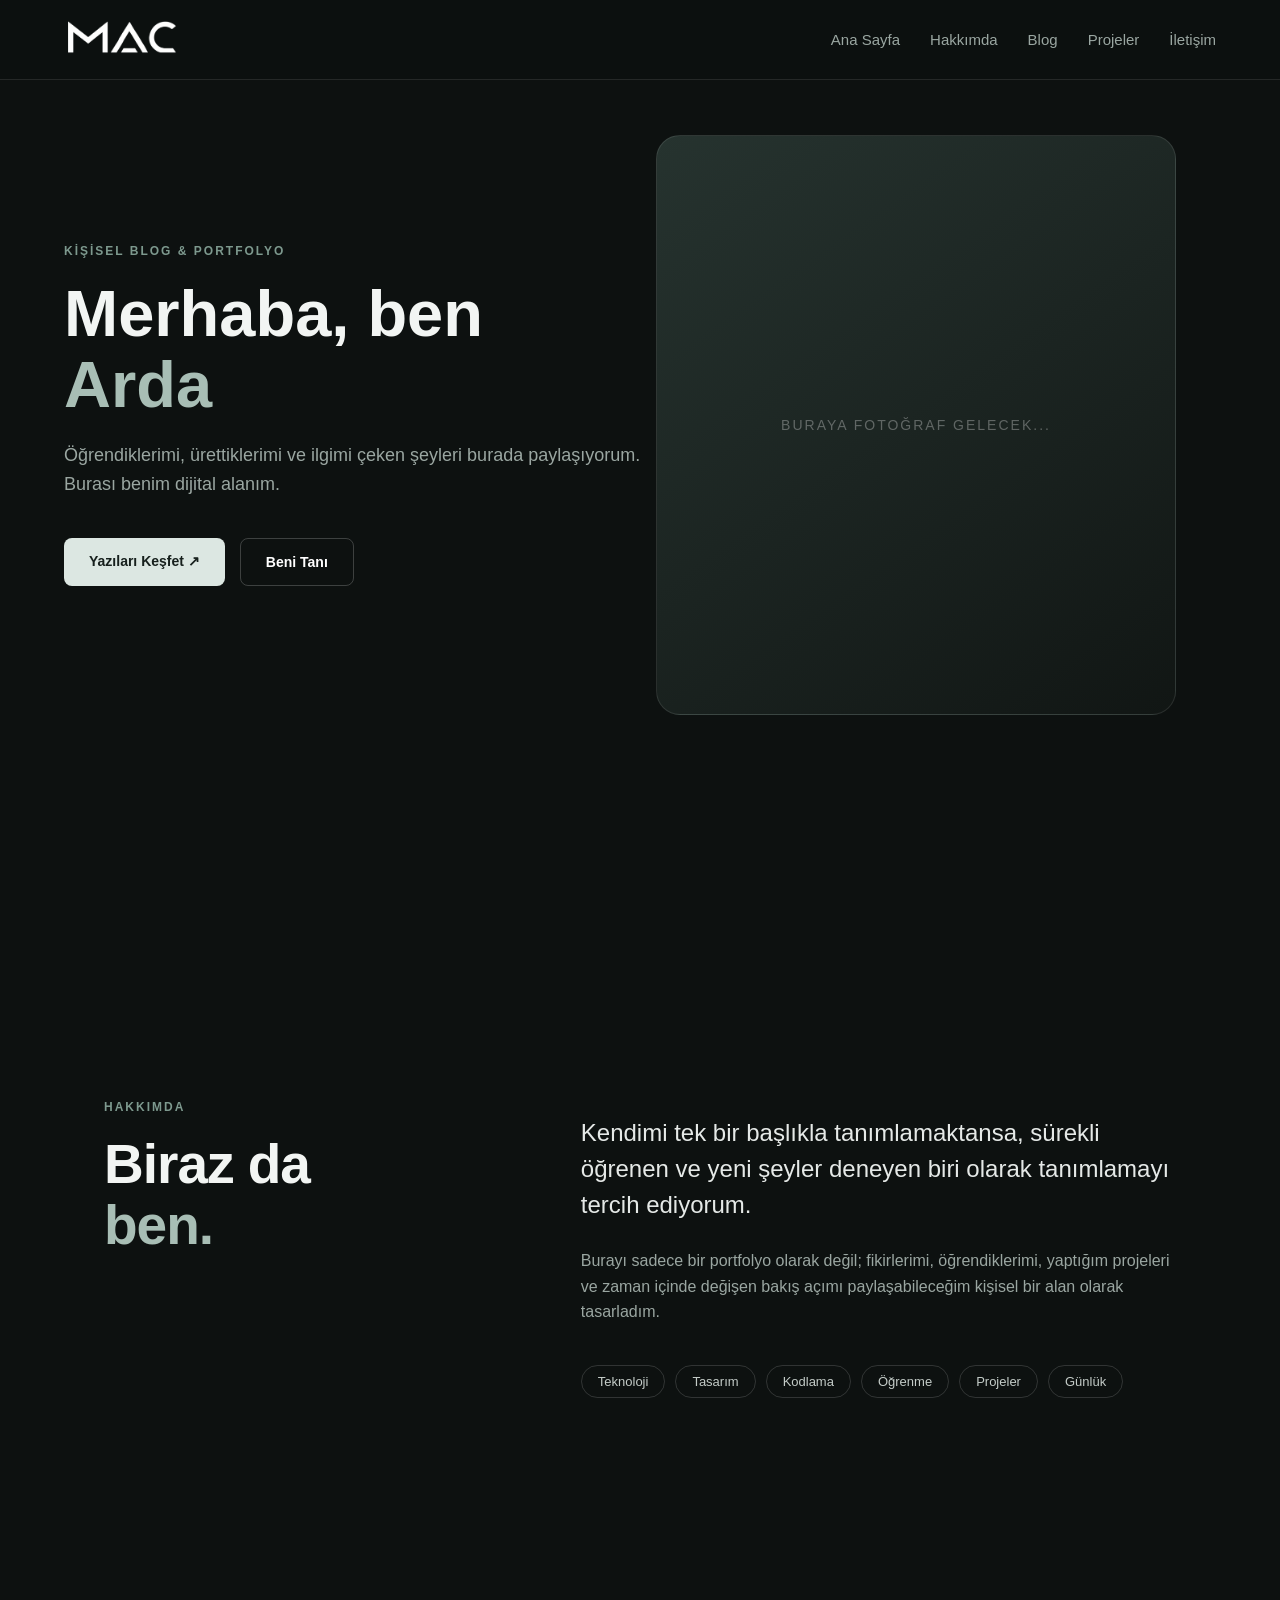
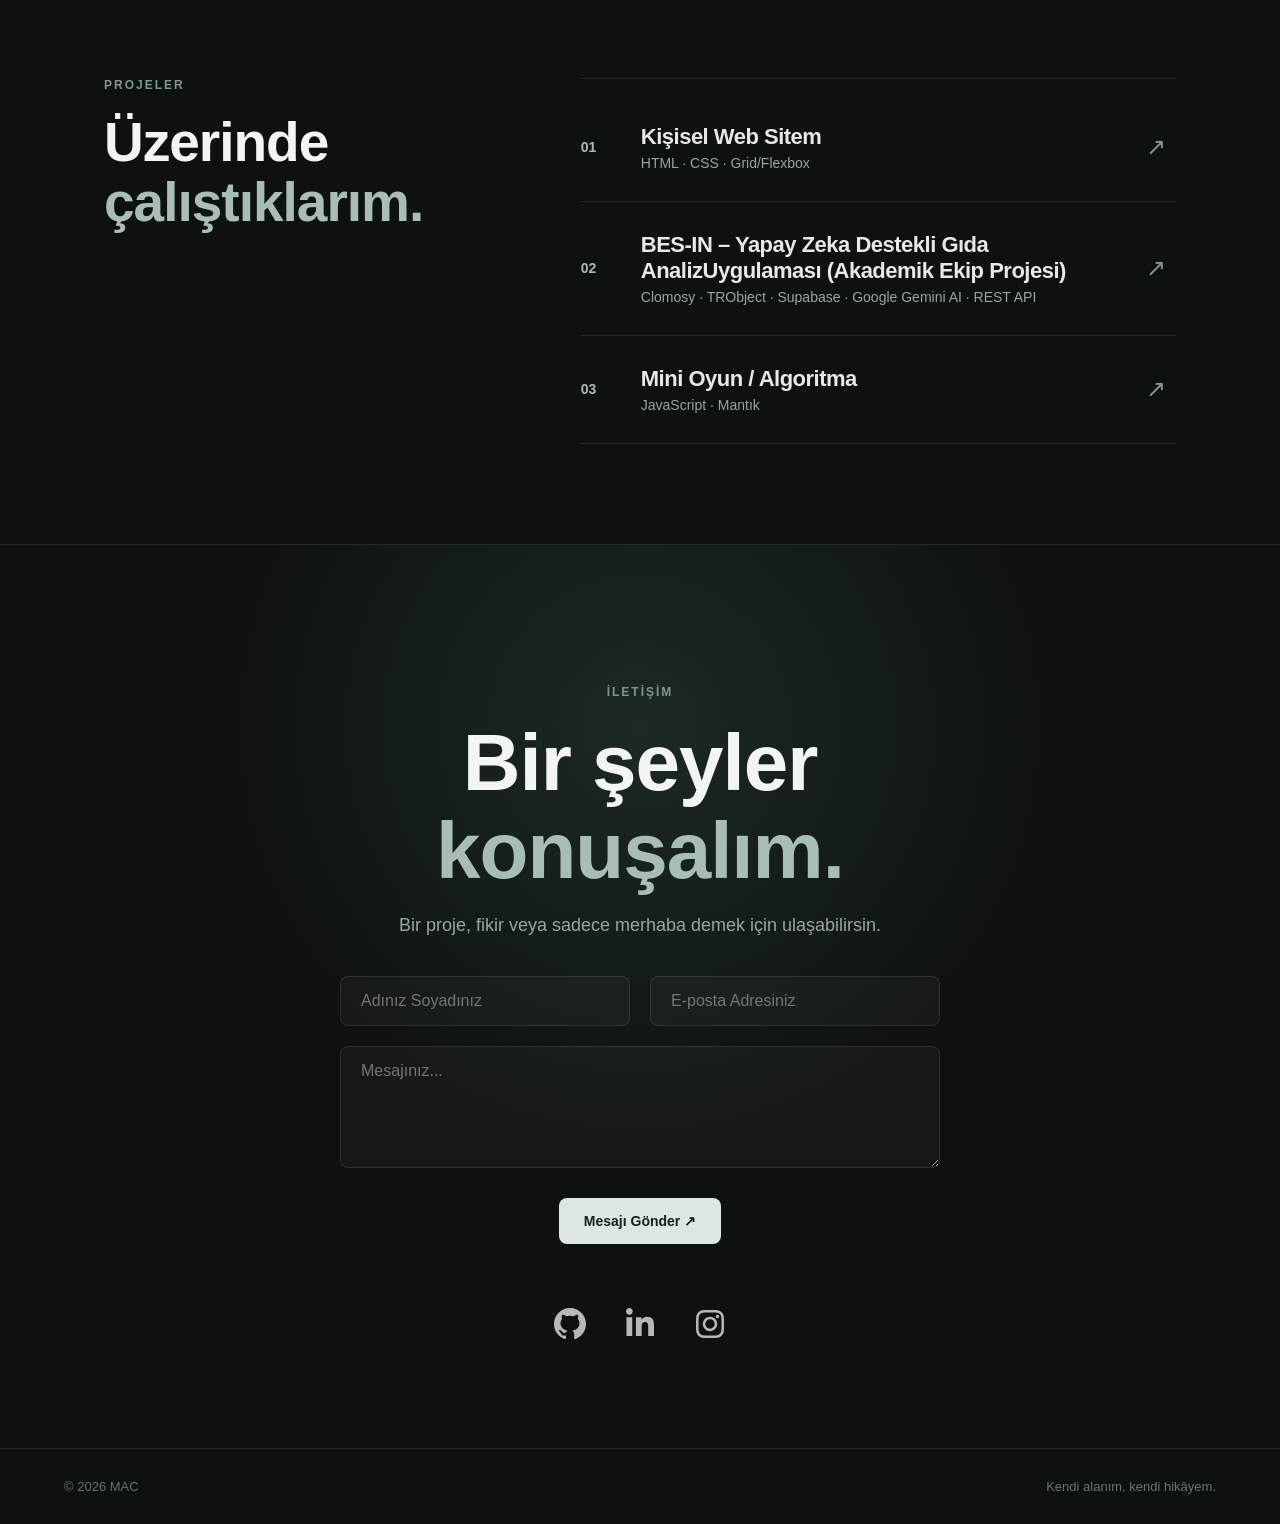
<file: index.html>
<!DOCTYPE html>
<html lang="tr">
<head>
  <meta charset="UTF-8">
  <meta name="viewport" content="width=device-width, initial-scale=1.0">
  <title>M.ARDA</title>
  <!-- CSS Dosya Bağlantısı -->
   <link rel="stylesheet" href="style.css">  
</head>
<body>
  <header class="baslik">
    <a href="#" class="logo">
      <img src="res/icon.png" alt="icon">
    </a> 
       <nav class="nav">
        <a href="#">Ana Sayfa</a>
        <a href="#hakkimda">Hakkımda</a>
        <a href="#">Blog</a>
        <a href="#projeler">Projeler</a>
        <a href="#iletisim">İletişim</a>
       </nav>
       <button class="menuBtn">☰</button>
  </header>

 <!-- HERO (KARŞILAMA) BÖLÜMÜ BAŞLANGICI -->
  <main class="hero">
    
    <!-- Sol Taraf: Yazılar ve Butonlar -->
    <div class="hero-content">
      <p class="eyebrow">KİŞİSEL BLOG & PORTFOLYO</p>
      <h1>Merhaba, ben <span>Arda</span></h1>
      <p class="hero-text">
        Öğrendiklerimi, ürettiklerimi ve ilgimi çeken şeyleri burada paylaşıyorum. Burası benim dijital alanım.
      </p>

      <div class="hero-actions">
        <a href="#" class="btn primary">Yazıları Keşfet ↗</a>
        <a href="#" class="btn secondary">Beni Tanı</a>
      </div>
    </div>

    <!-- Sağ Taraf: Fotoğraf / Görsel Kartı -->
    <div class="hero-card">
      <div class="portrait-placeholder">
        Buraya Fotoğraf Gelecek...
      </div>
    </div>

  </main>
  <!-- HERO BÖLÜMÜ BİTİŞİ -->
  
  <!-- HAKKIMDA BÖLÜMÜ BAŞLANGICI -->
  <section class="hakkimda" id="hakkimda">
    
    <!-- Sol Taraf: Başlık -->
    <div class="hakkimdaBaslik">
      <p class="eyebrow">HAKKIMDA</p>
      <h2>Biraz da<br><span>ben.</span></h2>
    </div>

    <!-- Sağ Taraf: Metin ve Etiketler -->
    <div class="hakkimda-icerik">
      <p class="uzun-yazi">
        Kendimi tek bir başlıkla tanımlamaktansa, sürekli öğrenen ve yeni şeyler
        deneyen biri olarak tanımlamayı tercih ediyorum.
      </p>
      <p class="normal-yazi">
        Burayı sadece bir portfolyo olarak değil; fikirlerimi, öğrendiklerimi,
        yaptığım projeleri ve zaman içinde değişen bakış açımı paylaşabileceğim
        kişisel bir alan olarak tasarladım.
      </p>

      <!-- İlgi Alanları / Etiketler -->
      <div class="etiket">
        <span>Teknoloji</span>
        <span>Tasarım</span>
        <span>Kodlama</span>
        <span>Öğrenme</span>
        <span>Projeler</span>
        <span>Günlük</span>
      </div>
    </div>

  </section>
  
  <!-- PROJELER BÖLÜMÜ BAŞLANGICI -->
  <section class="projeler" id="projeler">
    
    <!-- Sol Taraf: Başlık -->
    <div class="projeler-baslik">
      <p class="eyebrow">PROJELER</p>
      <h2>Üzerinde<br><span>çalıştıklarım.</span></h2>
    </div>

    <!-- Sağ Taraf: Proje Listesi -->
    <div class="proje-listesi">
      
      <a href="#" class="proje">
        <span class="proje-no">01</span>
        <div class="proje-detay">
          <h3>Kişisel Web Sitem</h3>
          <p>HTML · CSS · Grid/Flexbox</p>
        </div>
        <span class="ok">↗</span>
      </a>

      <a href="besin.html" class="proje">
        <span class="proje-no">02</span>
        <div class="proje-detay">
          <h3>BES-IN – Yapay Zeka Destekli Gıda AnalizUygulaması (Akademik Ekip Projesi)</h3>
          <p>Clomosy · TRObject · Supabase · Google Gemini AI · REST API </p>
        </div>
        <span class="ok">↗</span>
      </a>

      <a href="#" class="proje">
        <span class="proje-no">03</span>
        <div class="proje-detay">
          <h3>Mini Oyun / Algoritma</h3>
          <p>JavaScript · Mantık</p>
        </div>
        <span class="ok">↗</span>
      </a>

    </div>

  </section>

 <!-- İLETİŞİM BÖLÜMÜ BAŞLANGICI -->
  <section class="iletisim" id="iletisim">
    
    <p class="eyebrow">İLETİŞİM</p>
    <h2>Bir şeyler<br><span>konuşalım.</span></h2>
    <p class="iletisim-metin">Bir proje, fikir veya sadece merhaba demek için ulaşabilirsin.</p>
    
    <!-- İLETİŞİM FORMU -->
    <form class="iletisim-formu" id="iletisimFormu" action="https://formsubmit.co/ardacskn25@gmail.com" method="POST">
      
      <!-- İstenmeyen spam mesajları engellemek için güvenlik kodu -->
      <input type="hidden" name="_captcha" value="false">

      <!-- YENİ EKLENEN KOD: E-postanın konu başlığını belirler -->
      <input type="hidden" name="_subject" value="M.ARDA Web Sitesinden Yeni Mesaj!">

      <!-- Yan yana duracak Ad ve E-posta kutuları -->
      <div class="form-grup">
        <input type="text" name="Ad" placeholder="Adınız Soyadınız" required>
        <input type="email" name="Email" placeholder="E-posta Adresiniz" required>
      </div>

      <!-- Mesaj Kutusu -->
      <textarea name="Mesaj" rows="5" placeholder="Mesajınız..." required></textarea>

      <!-- Gönder Butonu -->
      <button type="submit" class="btn primary">Mesajı Gönder ↗</button>
      
      <!-- Gönderdikten sonra çıkacak gizli mesaj -->
      <p id="formDurum" style="display: none; color: #7d998e; margin-top: 15px; font-weight: bold;">
        ✓ Mesajınız başarıyla gönderildi!
      </p>

    </form>

    <!-- Sosyal Medya Linkleri -->
    <div class="sosyal-medya">
      <a href="https://github.com/ardacoskuunn" target="_blank" title="Github">
        <img src="res/github.svg" alt="github" class="sosyal-ikon">
      </a>

      <a href="https://www.linkedin.com/in/muhammedardacoskuunn0/" target="_blank" title="linkedin">
        <img src="res/linkedin.svg" alt="linkedin" class="sosyal-ikon">
      </a>
      
      <a href="https://www.instagram.com/ardacoskuunn/" target="_blank" title="instagram">
        <img src="res/instagram.svg" alt="instagram" class="sosyal-ikon">
      </a>
    </div>

  </section>
  <!-- İLETİŞİM BÖLÜMÜ BİTİŞİ -->

  <!-- FOOTER (ALT BİLGİ) BAŞLANGICI -->
  <footer class="footer">
    <span>© 2026 MAC</span>
    <span>Kendi alanım, kendi hikâyem.</span>
  </footer>

<script src="script.js"></script>
</body>
</html>
</file>
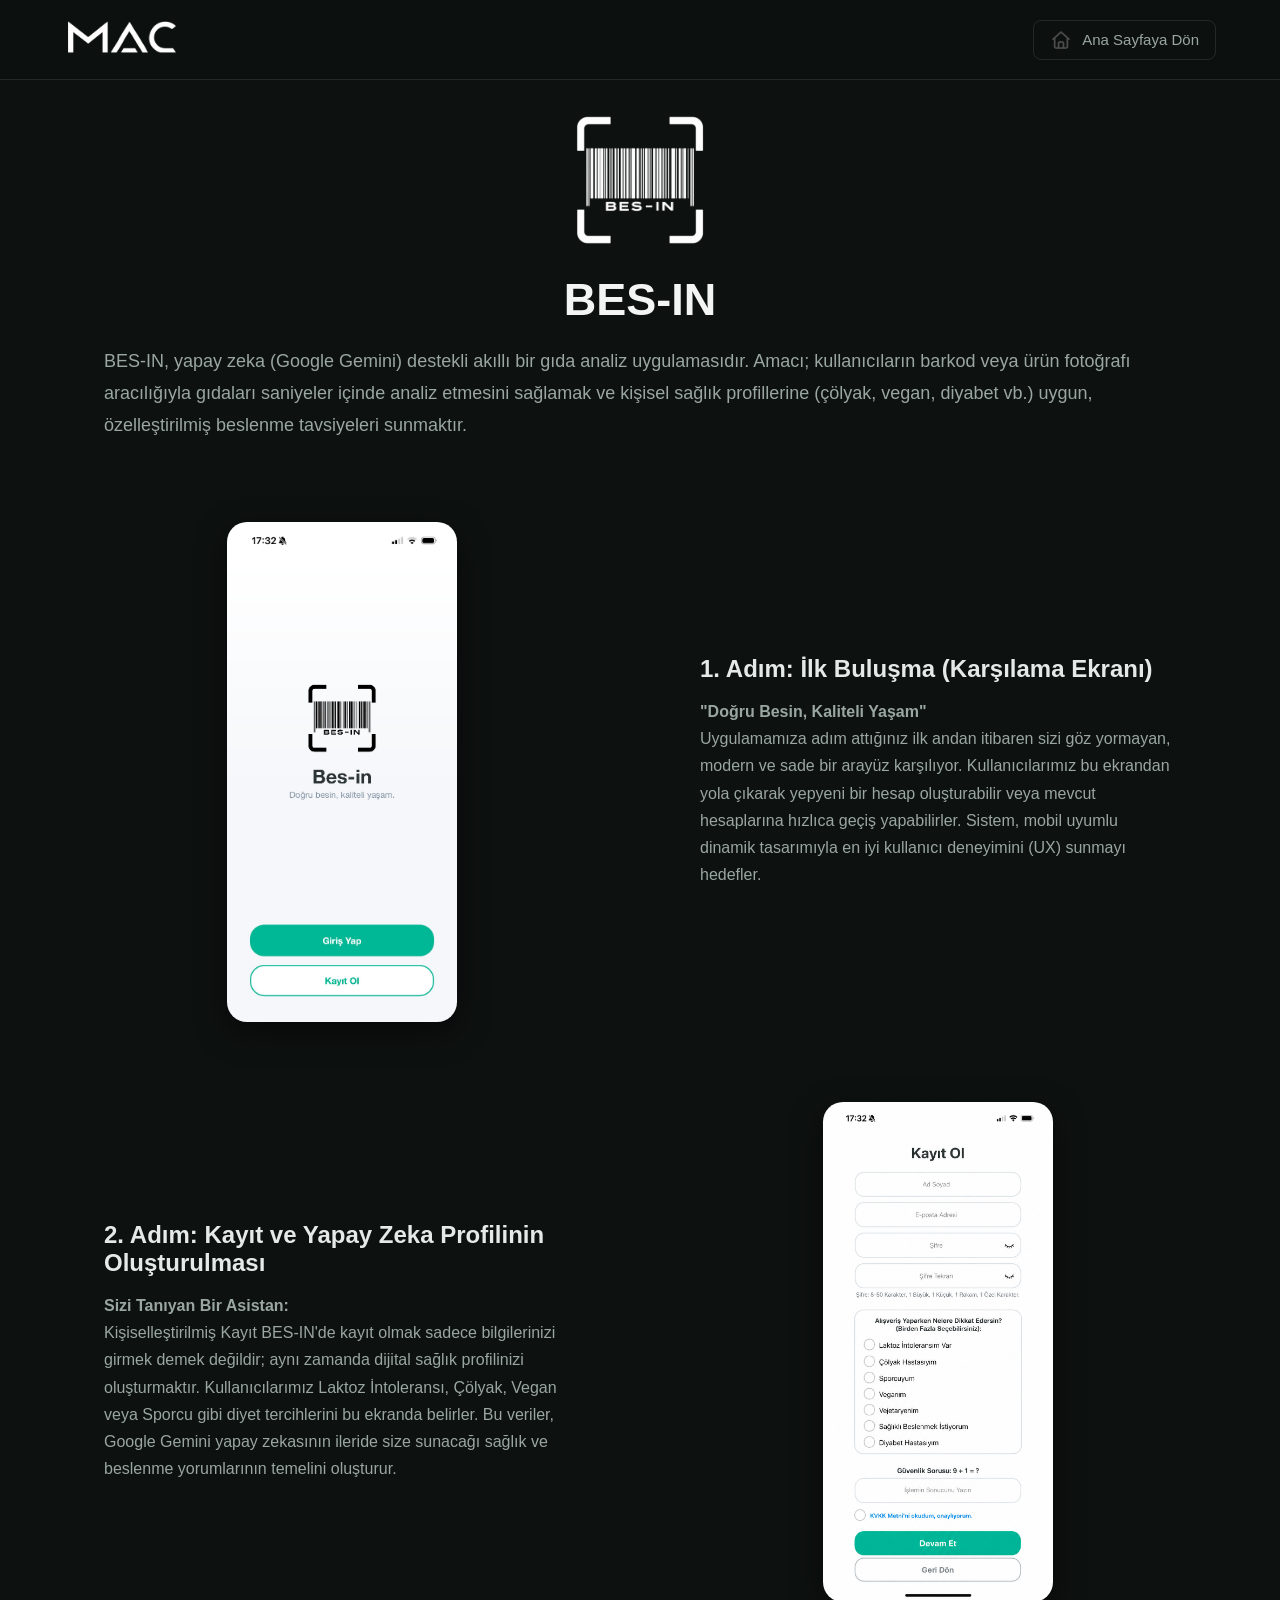
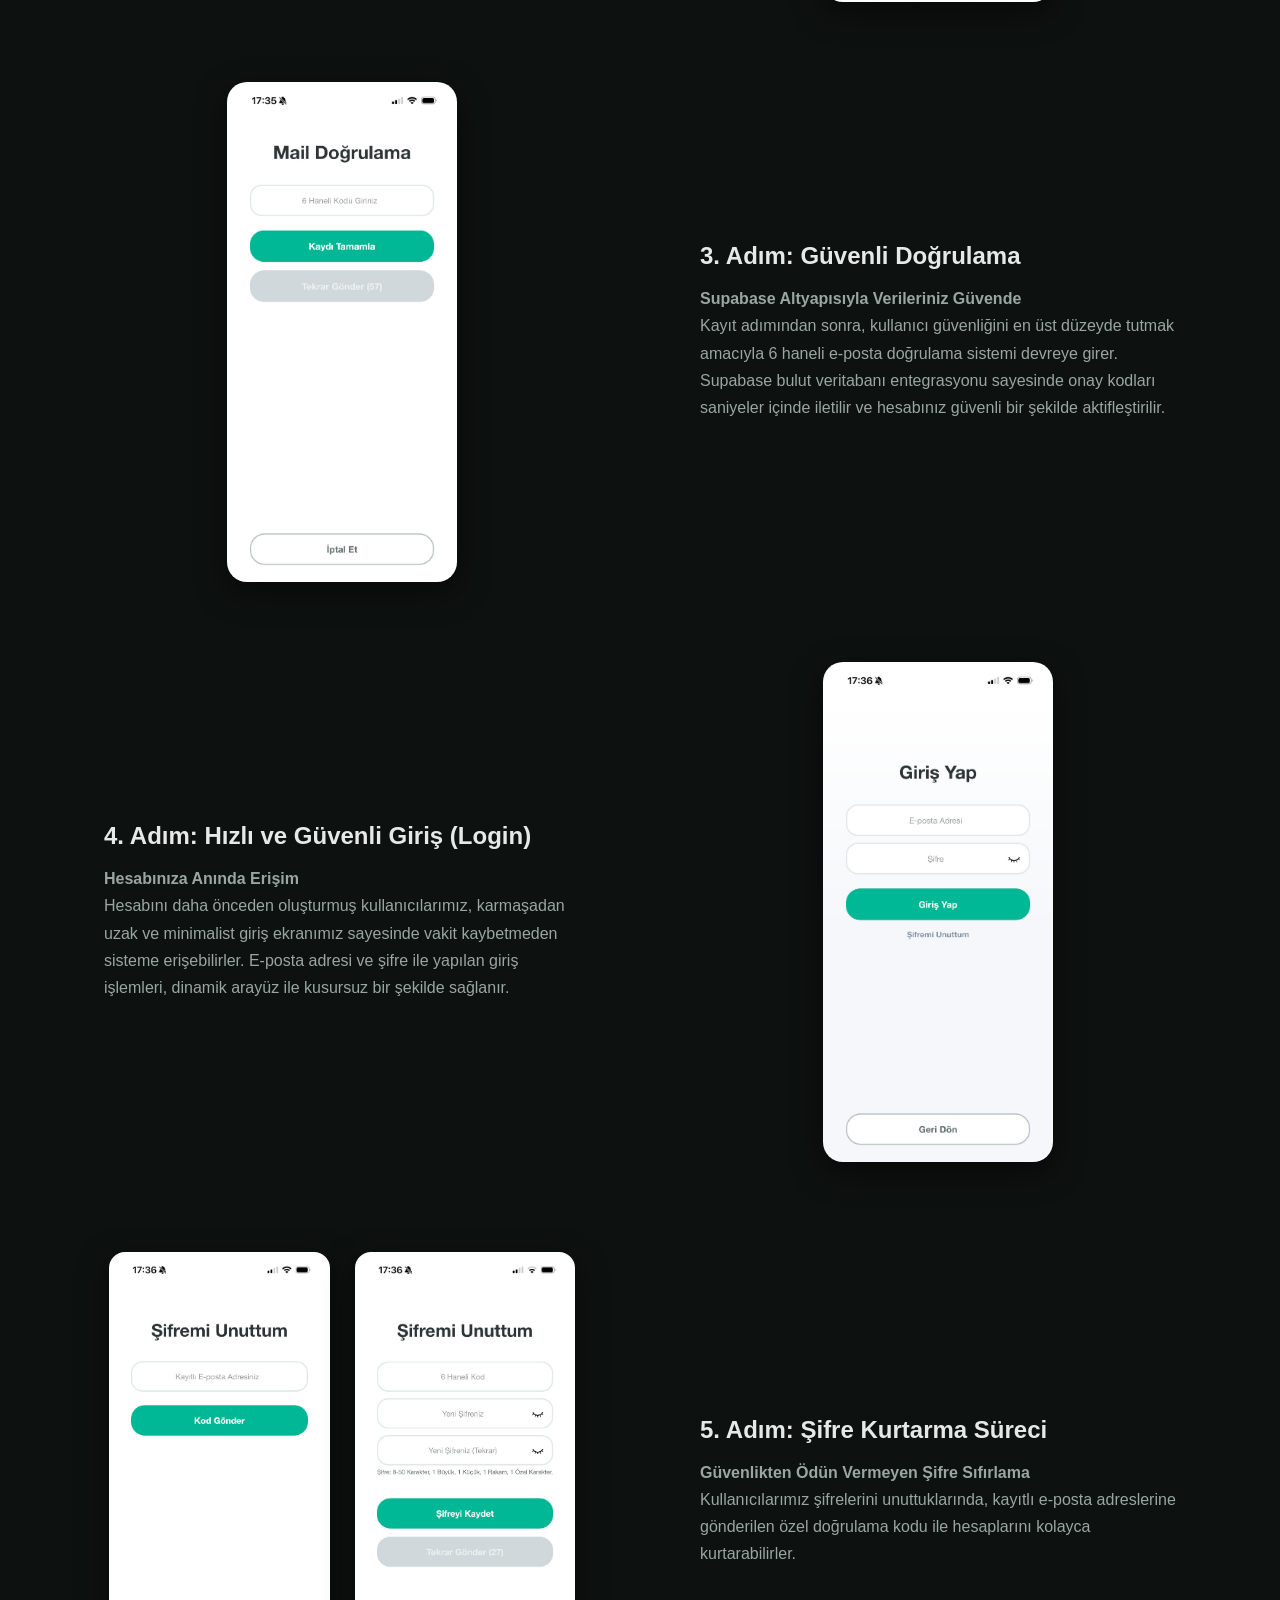
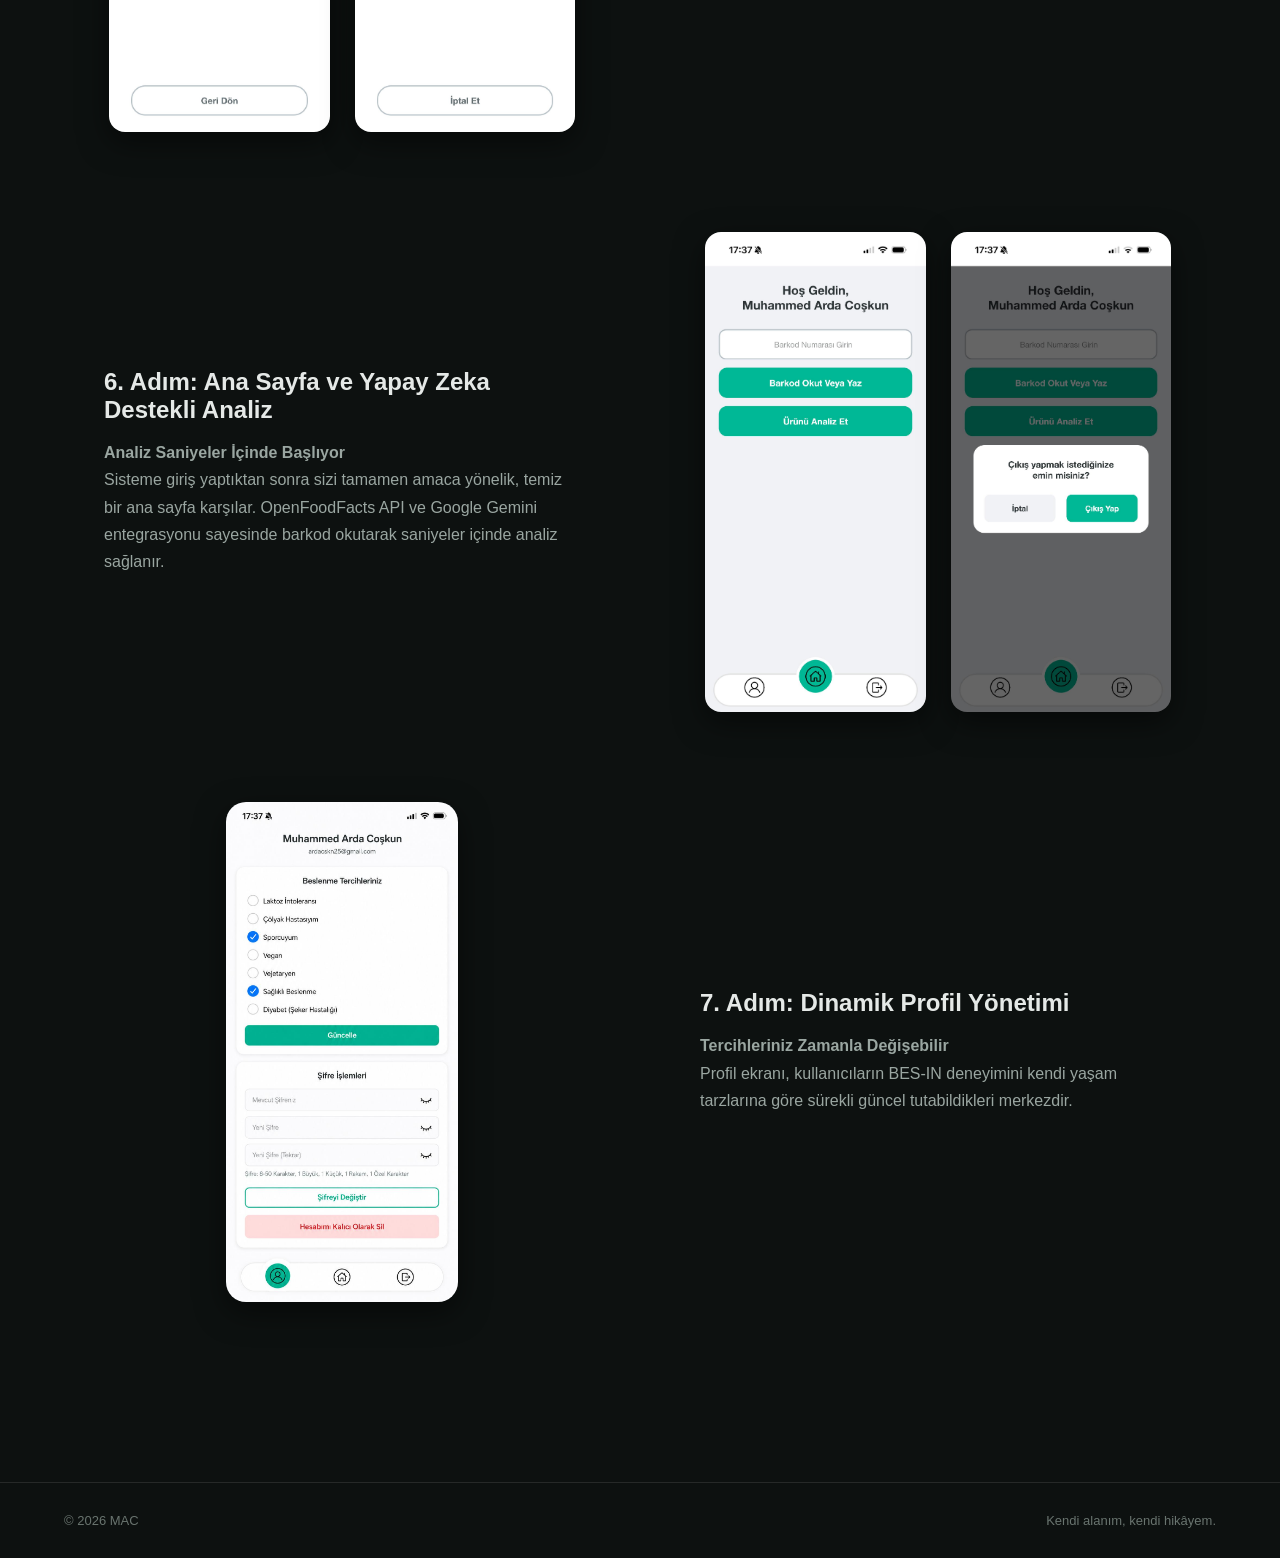
<file: besin.html>
<!DOCTYPE html>
<html lang="tr">
<head>
  <meta charset="UTF-8">
  <meta name="viewport" content="width=device-width, initial-scale=1.0">
  <title>Proje Detayı | M.ARDA</title>
  <link rel="stylesheet" href="style.css">  
</head>
<body>
  
  <header class="baslik">
    <a href="index.html" class="logo">
      <img src="res/icon.png" alt="logo">
    </a>
    
    <a href="index.html" class="ana-sayfa-btn">
      <img src="res/house.png" alt="Ana Sayfa" class="ev-ikonu">
      <span>Ana Sayfaya Dön</span>
    </a>
  </header>

  <main class="proje-detay-sayfasi">
    
    <div class="proje-baslik-alani">
      <img src="res/besinBeyaz.png" alt="BES-IN Logo" class="proje-logo">
      
      <h1>BES-IN</h1>
      <p>BES-IN, yapay zeka (Google Gemini) destekli akıllı bir gıda analiz uygulamasıdır. Amacı; kullanıcıların barkod veya ürün fotoğrafı aracılığıyla gıdaları saniyeler içinde analiz etmesini sağlamak ve kişisel sağlık profillerine (çölyak, vegan, diyabet vb.) uygun, özelleştirilmiş beslenme tavsiyeleri sunmaktır.</p>
    </div>

    <div class="adim">
      <div class="gorsel-kutusu">
        <img src="res/Karsilama.jpeg" alt="karsilama">
      </div>
      <div class="metin-kutusu">
        <h3>1. Adım: İlk Buluşma (Karşılama Ekranı)</h3>
        <p><b>"Doğru Besin, Kaliteli Yaşam"</b><br>Uygulamamıza adım attığınız ilk andan itibaren sizi göz yormayan, modern ve sade bir arayüz karşılıyor. Kullanıcılarımız bu ekrandan yola çıkarak yepyeni bir hesap oluşturabilir veya mevcut hesaplarına hızlıca geçiş yapabilirler. Sistem, mobil uyumlu dinamik tasarımıyla en iyi kullanıcı deneyimini (UX) sunmayı hedefler.</p>
      </div>
    </div>

    <div class="adim ters">
      <div class="gorsel-kutusu">
        <img src="res/Kayit.jpeg" alt="kayit">
      </div>
      <div class="metin-kutusu">
        <h3>2. Adım: Kayıt ve Yapay Zeka Profilinin Oluşturulması</h3>
        <p><b>Sizi Tanıyan Bir Asistan:</b><br>Kişiselleştirilmiş Kayıt BES-IN'de kayıt olmak sadece bilgilerinizi girmek demek değildir; aynı zamanda dijital sağlık profilinizi oluşturmaktır. Kullanıcılarımız Laktoz İntoleransı, Çölyak, Vegan veya Sporcu gibi diyet tercihlerini bu ekranda belirler. Bu veriler, Google Gemini yapay zekasının ileride size sunacağı sağlık ve beslenme yorumlarının temelini oluşturur.</p>
      </div>
    </div>

    <div class="adim">
      <div class="gorsel-kutusu">
        <img src="res/MailDogrulama.jpeg" alt="mailDogrulama">
      </div>
      <div class="metin-kutusu">
        <h3>3. Adım: Güvenli Doğrulama</h3>
        <p><b>Supabase Altyapısıyla Verileriniz Güvende</b><br>Kayıt adımından sonra, kullanıcı güvenliğini en üst düzeyde tutmak amacıyla 6 haneli e-posta doğrulama sistemi devreye girer. Supabase bulut veritabanı entegrasyonu sayesinde onay kodları saniyeler içinde iletilir ve hesabınız güvenli bir şekilde aktifleştirilir.</p>
      </div>
    </div>

    <div class="adim ters">
      <div class="gorsel-kutusu">
        <img src="res/Giris.jpeg" alt="giris">
      </div>
      <div class="metin-kutusu">
        <h3>4. Adım: Hızlı ve Güvenli Giriş (Login)</h3>
        <p><b>Hesabınıza Anında Erişim</b><br>Hesabını daha önceden oluşturmuş kullanıcılarımız, karmaşadan uzak ve minimalist giriş ekranımız sayesinde vakit kaybetmeden sisteme erişebilirler. E-posta adresi ve şifre ile yapılan giriş işlemleri, dinamik arayüz ile kusursuz bir şekilde sağlanır.</p>
      </div>
    </div>

    <div class="adim">
      <div class="gorsel-kutusu ikili">
        <img src="res/SifremiUnuttum1.jpeg" alt="sifreUnuttum1">
        <img src="res/SifremiUnuttum2.jpeg" alt="sifreUnuttum2">
      </div>
      <div class="metin-kutusu">
        <h3>5. Adım: Şifre Kurtarma Süreci</h3>
        <p><b>Güvenlikten Ödün Vermeyen Şifre Sıfırlama</b><br>Kullanıcılarımız şifrelerini unuttuklarında, kayıtlı e-posta adreslerine gönderilen özel doğrulama kodu ile hesaplarını kolayca kurtarabilirler.</p>
      </div>
    </div>

    <div class="adim ters">
      <div class="gorsel-kutusu ikili">
        <img src="res/AnaSayfa.jpeg" alt="anaSayfa">
        <img src="res/AnaSayfaCikis.jpeg" alt="anaSayfaCikis">
      </div>
      <div class="metin-kutusu">
        <h3>6. Adım: Ana Sayfa ve Yapay Zeka Destekli Analiz</h3>
        <p><b>Analiz Saniyeler İçinde Başlıyor</b><br>Sisteme giriş yaptıktan sonra sizi tamamen amaca yönelik, temiz bir ana sayfa karşılar. OpenFoodFacts API ve Google Gemini entegrasyonu sayesinde barkod okutarak saniyeler içinde analiz sağlanır.</p>
      </div>
    </div>

    <div class="adim">
      <div class="gorsel-kutusu">
        <img src="res/AnaSayfaProfil.jpeg" alt="anaSayfaProfil">
      </div>
      <div class="metin-kutusu">
        <h3>7. Adım: Dinamik Profil Yönetimi</h3>
        <p><b>Tercihleriniz Zamanla Değişebilir</b><br>Profil ekranı, kullanıcıların BES-IN deneyimini kendi yaşam tarzlarına göre sürekli güncel tutabildikleri merkezdir.</p>
      </div>
    </div>

  </main>
  
  <footer class="footer">
    <span>© 2026 MAC</span>
    <span>Kendi alanım, kendi hikâyem.</span>
  </footer>

  <script src="script.js"></script>
</body>
</html>
</file>
<file: style.css>
/* =========================================
   1. TEMEL AYARLAR
========================================= */
* {
  margin: 0;
  padding: 0;
  box-sizing: border-box;
  font-family: sans-serif;
}

body {
  background-color: #0d1110;
  color: #f2f5f3;
}

html {
  scroll-behavior: smooth;
}

a {
  text-decoration: none;
  color: inherit;
}

/* =========================================
   2. BAŞLIK VE MENÜ (HEADER)
========================================= */
.baslik {
  height: 80px;
  padding: 0 5%;
  border-bottom: 1px solid rgba(255, 255, 255, 0.1);
  display: flex;
  align-items: center;
  justify-content: space-between;
  
  /* --- YENİ EKLENENLER --- */
  position: fixed; /* Menüyü ekranın en üstüne sabitler */
  top: 0;
  left: 0;
  width: 100%;
  z-index: 10000; /* Her şeyin üstünde durmasını sağlar */
  background-color: rgba(13, 17, 16, 0.95); /* Arka planı hafif transparan siyah yapar */
  backdrop-filter: blur(10px); /* Arkadan geçen yazıları şık bir şekilde flulaştırır */
  transition: transform 0.3s ease-in-out; /* Aşağı-yukarı kayma animasyonu */
}

/* JavaScript ile menüyü saklamak için kullanılacak sınıf */
.baslik.gizli {
  transform: translateY(-100%); /* Menüyü kendi boyu kadar yukarı itip saklar */
}b-

.logo {
  font-size: 10px;
  font-weight: bold;
  letter-spacing: 2px;
}

.logo img {
  max-height: 45px; /* Resmi üst menüye sığacak şekilde küçültür */
  width: auto; /* Resmin orantısının bozulmasını engeller */
  vertical-align: middle; /* Yanındaki menü linkleriyle aynı hizaya getirir */
}

.logo span {
  color: #7d998e;
}

.nav {
  display: flex;
  gap: 30px;
}

.nav a {
  color: #9aa6a1;
  font-size: 15px;
  transition: 0.3s;
}

.nav a:hover {
  color: #ffffff;
}


/* Mobilde tam ekran açılan modern e-ticaret tarzı menü */
.nav.aktif {
  display: flex;
  flex-direction: column;
  position: fixed;
  top: 0;
  left: 0;
  width: 100%;
  height: 100vh;
  background-color: #0d1110;
  padding: 100px 10% 50px;
  gap: 25px;
  z-index: 99999;
  overflow-y: auto;
}
/* Menü içindeki linklerin büyük ve şık durması için */
.nav.aktif a {
  font-size: 22px;
  font-weight: bold;
  color: #f2f5f3;
  border-bottom: 1px solid rgba(255, 255, 255, 0.08);
  padding-bottom: 15px;
}

.menuBtn {
  display: none;
}

/* =========================================
   3. HERO (KARŞILAMA) BÖLÜMÜ
========================================= */
.hero {
  min-height: 100vh;
  padding: 150px 5% 80px;
  display: flex;
  align-items: center;
  justify-content: space-between;
  gap: 50px;
}

.hero-content {
  flex: 1;
  max-width: 600px;
  transform: translateY(-70px);
}

.eyebrow {
  color: #7d998e;
  font-size: 12px;
  font-weight: bold;
  letter-spacing: 2px;
  margin-bottom: 20px;
}

h1 {
  font-size: 65px;
  line-height: 1.1;
  margin-bottom: 20px;
}

h1 span {
  color: #a8beb5;
}

.hero-text {
  color: #9aa6a1;
  font-size: 18px;
  line-height: 1.6;
  margin-bottom: 40px;
}

.hero-actions {
  display: flex;
  gap: 15px;
}

.btn {
  padding: 15px 25px;
  border-radius: 8px;
  font-weight: bold;
  font-size: 14px;
  transition: 0.3s;
  cursor: pointer;
}

.btn.primary {
  background-color: #dce7e2;
  color: #17201d;
}

.btn.primary:hover {
  transform: translateY(-3px);
}

.btn.secondary {
  border: 1px solid rgba(255, 255, 255, 0.2);
  color: white;
}

.btn.secondary:hover {
  background-color: rgba(255, 255, 255, 0.05);
}

.hero-card {
  flex: 1;
  max-width: 520px;
  height: 580px;
  background: linear-gradient(145deg, #26332f, #111614);
  border: 1px solid rgba(255, 255, 255, 0.1);
  border-radius: 24px;
  display: flex;
  justify-content: center;
  align-items: center;
  transform: translate(-40px, -60px);
}

.portrait-placeholder {
  color: rgba(255, 255, 255, 0.3);
  font-size: 14px;
  letter-spacing: 2px;
  text-transform: uppercase;
}

/* =========================================
   4. HAKKIMDA BÖLÜMÜ
========================================= */
.hakkimda {
  padding: 200px 5% 130px;
  max-width: 1200px;
  margin: auto;
  display: grid;
  grid-template-columns: 0.8fr 1.2fr;
  gap: 80px;
}

h2 {
  font-size: 55px;
  line-height: 1.1;
  letter-spacing: -1px;
}

h2 span {
  color: #a8beb5;
}

.hakkimda-icerik {
  padding-top: 15px;
}

.uzun-yazi {
  color: #e5e9e7;
  font-size: 24px;
  line-height: 1.5;
  margin-bottom: 25px;
}

.normal-yazi {
  color: #9aa6a1;
  font-size: 16px;
  line-height: 1.6;
  margin-bottom: 40px;
}

.etiket {
  display: flex;
  flex-wrap: wrap;
  gap: 10px;
}

.etiket span {
  border: 1px solid rgba(255, 255, 255, 0.15);
  padding: 8px 16px;
  border-radius: 50px;
  color: #c4ccc8;
  font-size: 13px;
}

/* =========================================
   5. PROJELER BÖLÜMÜ
========================================= */
.projeler {
  padding: 150px 5% 100px;
  max-width: 1200px;
  margin: auto;
  display: grid;
  grid-template-columns: 0.8fr 1.2fr;
  gap: 80px;
}

.proje-listesi {
  border-top: 1px solid rgba(255, 255, 255, 0.1);
  padding-top: 15px;
}

.proje {
  display: grid;
  grid-template-columns: 60px 1fr 30px;
  align-items: center;
  padding: 30px 0;
  border-bottom: 1px solid rgba(255, 255, 255, 0.1);
  transition: 0.3s;
}

.proje:hover {
  padding-left: 15px;
  background-color: rgba(255, 255, 255, 0.02);
}

.proje-no {
  color: #a8beb5;
  font-size: 14px;
  font-weight: bold;
}

.proje h3 {
  font-size: 22px;
  color: #e5e9e7;
  letter-spacing: -0.5px;
}

.proje p {
  color: #9aa6a1;
  font-size: 14px;
  margin-top: 5px;
}

.ok {
  font-size: 24px;
  color: #7d998e;
  transition: 0.3s;
}

.proje:hover .ok {
  transform: translate(5px, -5px);
  color: white;
}

/* =========================================
   6. ZİKZAK PROJE DETAY SAYFASI (besin.html)
========================================= */
.proje-detay-sayfasi {
  padding: 150px 5% 100px;
  max-width: 1200px;
  margin: 0 auto;
}

.proje-baslik-alani {
  text-align: center;
  margin-bottom: 80px;
}

.proje-baslik-alani h1 {
  font-size: 45px;
}

.proje-baslik-alani p {
  color: #9aa6a1;
  text-align: le;
  font-size: 18px;
  margin-top: 15px;
}

.adim {
  display: flex;
  align-items: center;
  gap: 120px;
  margin-bottom: 80px;
  flex-wrap: wrap;
}

.adim.ters {
  flex-direction: row-reverse;
}

.gorsel-kutusu {
  flex: 1;
  height: 500px;
  display: flex;
  justify-content: center;
  align-items: center;
  gap: 20px; /* Yan yana olanların arasına boşluk açar */
}

.gorsel-kutusu img {
  height: 100%;
  width: auto;
  border-radius: 20px;
  box-shadow: 0 10px 30px rgba(0,0,0,0.5);
}

img {
  max-width: 100%; /* Resim, içinde bulunduğu kutudan asla daha geniş olamaz */
  height: auto; /* Küçülürken en-boy oranını korur, çirkinleşmez */
}

.metin-kutusu {
  flex: 1;
}

.metin-kutusu h3 {
  color: #e5e9e7;
  font-size: 24px;
  margin-bottom: 15px;
}

.metin-kutusu p {
  color: #9aa6a1;
  line-height: 1.7;
}

/* =========================================
   7. İLETİŞİM BÖLÜMÜ VE FORM
========================================= */
.iletisim {
  text-align: center;
  padding: 140px 5% 100px;
  border-top: 1px solid rgba(255, 255, 255, 0.1);
  background: radial-gradient(circle at 50% 20%, #1c2924, #0d1110 45%);
}

.iletisim h2 {
  font-size: clamp(50px, 8vw, 80px);
  margin-bottom: 20px;
}

.iletisim-metin {
  color: #9aa6a1;
  font-size: 18px;
  margin-bottom: 40px;
}

.iletisim-formu {
  max-width: 600px;
  margin: 0 auto 40px auto;
  display: flex;
  flex-direction: column;
  gap: 20px;
}

.form-grup {
  display: flex;
  gap: 20px;
}

.iletisim-formu input,
.iletisim-formu textarea {
  width: 100%;
  padding: 15px 20px;
  background-color: rgba(255, 255, 255, 0.03);
  border: 1px solid rgba(255, 255, 255, 0.1);
  border-radius: 8px;
  color: white;
  font-size: 16px;
  font-family: inherit;
  outline: none;
  transition: 0.3s;
}

.iletisim-formu input:focus,
.iletisim-formu textarea:focus {
  border-color: #7d998e;
  background-color: rgba(255, 255, 255, 0.05);
}

.iletisim-formu textarea {
  resize: vertical;
}

.iletisim-formu button {
  align-self: center;
  border: none;
  margin-top: 10px;
}

/* =========================================
   8. SOSYAL MEDYA VE FOOTER
========================================= */
.sosyal-medya {
  margin-top: 60px;
  display: flex;
  justify-content: center;
  gap: 30px;
}

.sosyal-ikon {
  width: 40px;
  height: 40px;
  transition: 0.3s;
  opacity: 0.7;
}

.sosyal-medya a:hover .sosyal-ikon {
  opacity: 1;
  transform: translateY(-4px);
}

.footer {
  padding: 30px 5%;
  border-top: 1px solid rgba(255, 255, 255, 0.1);
  display: flex;
  justify-content: space-between;
  color: #69746f;
  font-size: 13px;
}

/* =========================================
   PROJE DETAY SAYFASI ÖZEL AYARLARI
========================================= */

/* Ana Sayfaya Dön Butonu (İkon Büyütüldü, Aralık Açıldı) */
.ana-sayfa-btn {
  display: inline-flex;
  align-items: center;
  gap: 10px;
  color: #9aa6a1;
  text-decoration: none;
  font-size: 15px;
  padding: 8px 16px;
  border: 1px solid rgba(255, 255, 255, 0.1);
  border-radius: 8px;
  transition: 0.3s;
}

.ana-sayfa-btn:hover {
  color: #ffffff;
  border-color: #7d998e;
  background-color: rgba(255, 255, 255, 0.05);
}

.ev-ikonu {
  width: 22px;
  height: 22px;
  filter: invert(0.7);
  transition: 0.3s;
}

.ana-sayfa-btn:hover .ev-ikonu {
  filter: invert(1);
}

/* Sayfa Üstündeki Logo */
.proje-logo {
  display: block;
  margin: -40px auto 25px auto;
  max-width: 140px;
  height: auto;
}

/* Detay Sayfası Paragrafı (Sola Dayalı) */
.proje-baslik-alani p {
  color: #9aa6a1;
  font-size: 18px;
  margin-top: 15px;
  text-align: left;
  line-height: 1.8;
}

/* İkili Görsellerin Arasını Açma */
.gorsel-kutusu.ikili {
  display: flex;
  gap: 25px;
  justify-content: center;
  align-items: center;
}

.gorsel-kutusu.ikili img {
  max-height: 480px;
  width: auto;
  border-radius: 16px;
}


/* =========================================
   9. MOBİL UYUM (RESPONSIVE) AYARLARI
========================================= */
@media (max-width: 768px) {
  
  /* Header ve Menü */
  .nav { display: none; }
  .menuBtn {
    display: block;
    background: none;
    border: none;
    color: white;
    font-size: 28px;
    cursor: pointer;
    position: relative;
    z-index: 100000; 
  }

  /* Hero */
  .hero {
    flex-direction: column;
    padding-top: 120px;
    text-align: center;
  }
  .hero-content { transform: translateY(0); }
  .hero-card {
    transform: translate(0, 0);
    margin-top: 30px;
    width: 100%;
    height: 400px;
  }
  h1 { font-size: 45px; }
  .hero-actions { justify-content: center; }

  /* Grid Bölümleri */
  .hakkimda, .projeler {
    grid-template-columns: 1fr;
    gap: 40px;
    padding: 80px 5%;
  }

  /* İletişim Formu */
  .form-grup { flex-direction: column; }

  /* Zikzak Proje Detay */
  .adim, .adim.ters {
    flex-direction: column;
    gap: 20px;
  }
  
  .gorsel-kutusu { width: 100%; }

  /* YENİ EKLENEN KISIM: Mobilde yazılara nefes aldırır */
  .metin-kutusu {
    padding: 0 25px; /* Yanlardan 25px boşluk bırakır */
    text-align: left; /* Okunabilirliği artırmak için metni sola dayar */
  }

  .proje-baslik-alani p {
    padding: 0 25px;
  }

  /* Footer */
  .footer {
    flex-direction: column;
    text-align: center;
    gap: 10px;
  }

  /* İkili Görsellerin Arasını Açma ve Alt Alta Sıralama */
  .gorsel-kutusu.ikili {
  display: flex;
  flex-direction: column; /* YENİ: Görselleri yan yana değil, alt alta dizer */
  gap: 25px; 
  justify-content: center;
  align-items: center;
}

.gorsel-kutusu.ikili img {
  max-height: 480px;
  width: auto;
  border-radius: 16px;
}
}
</file>
